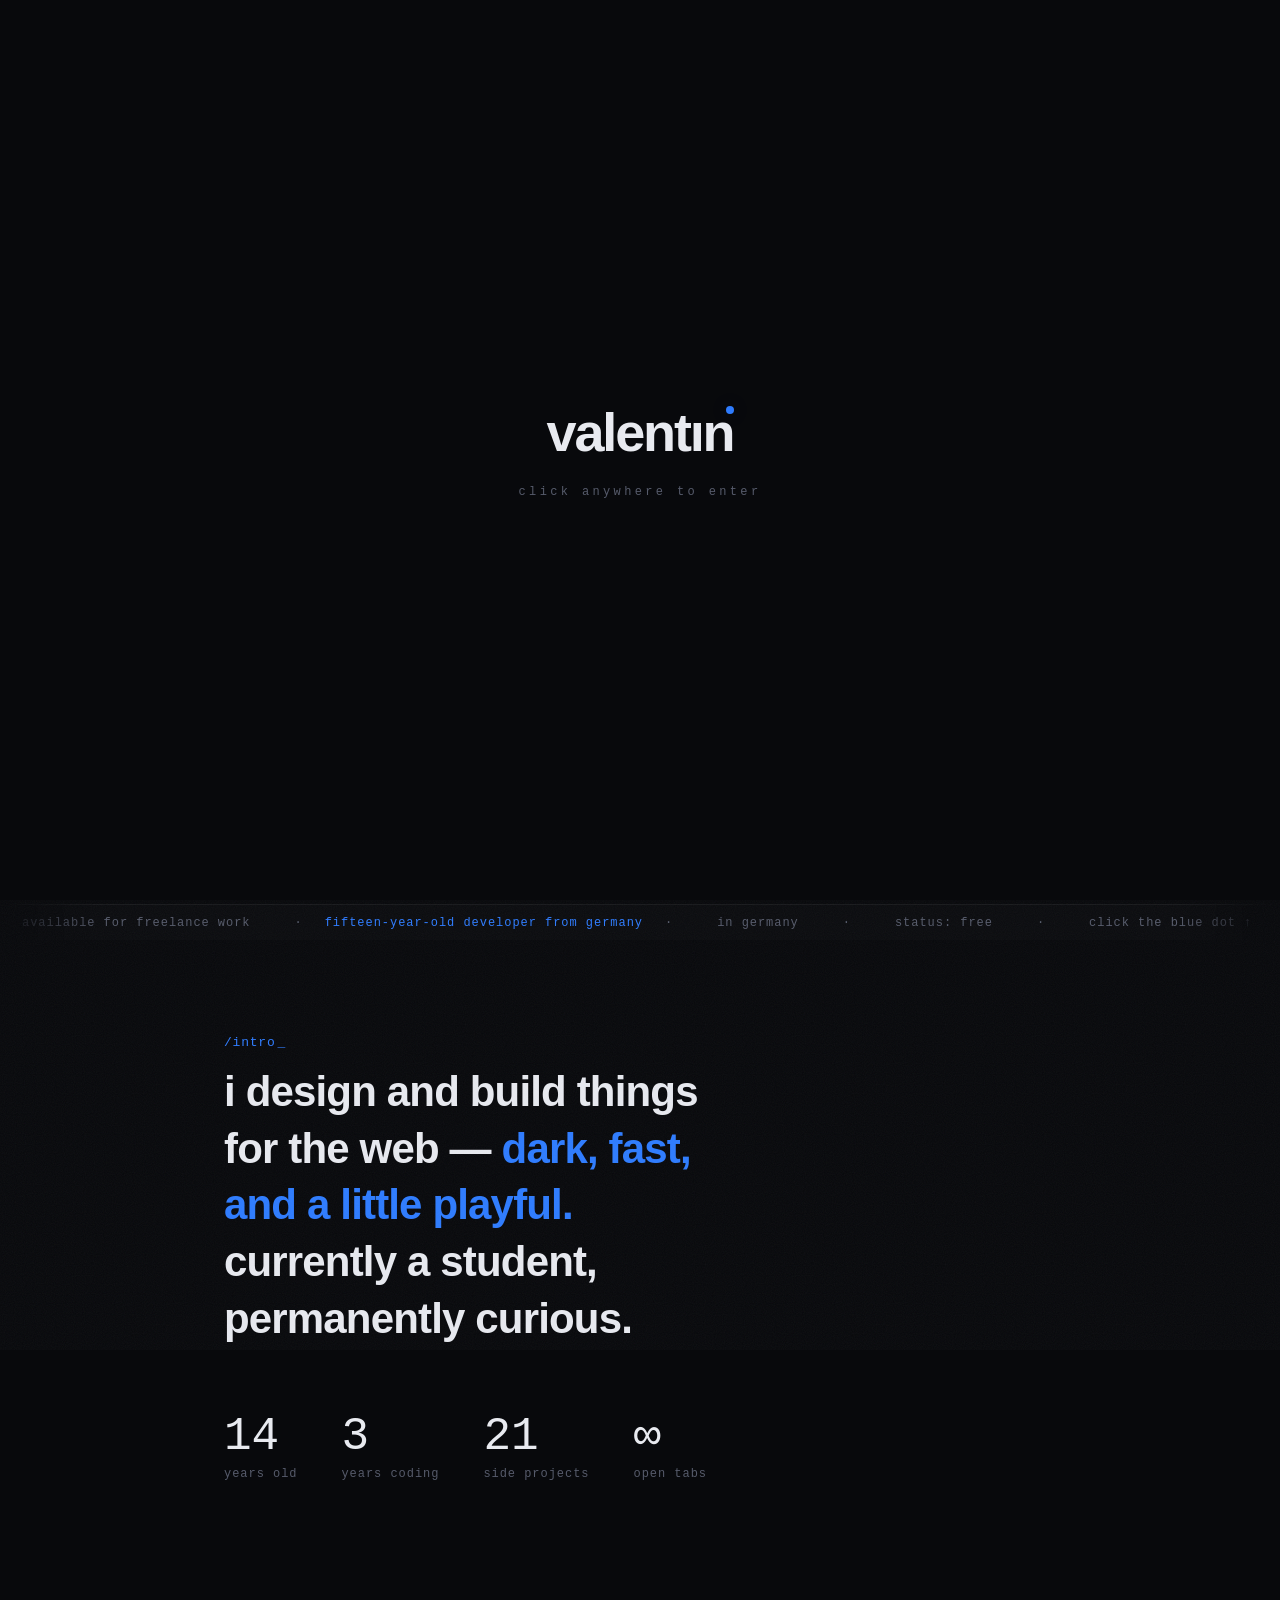
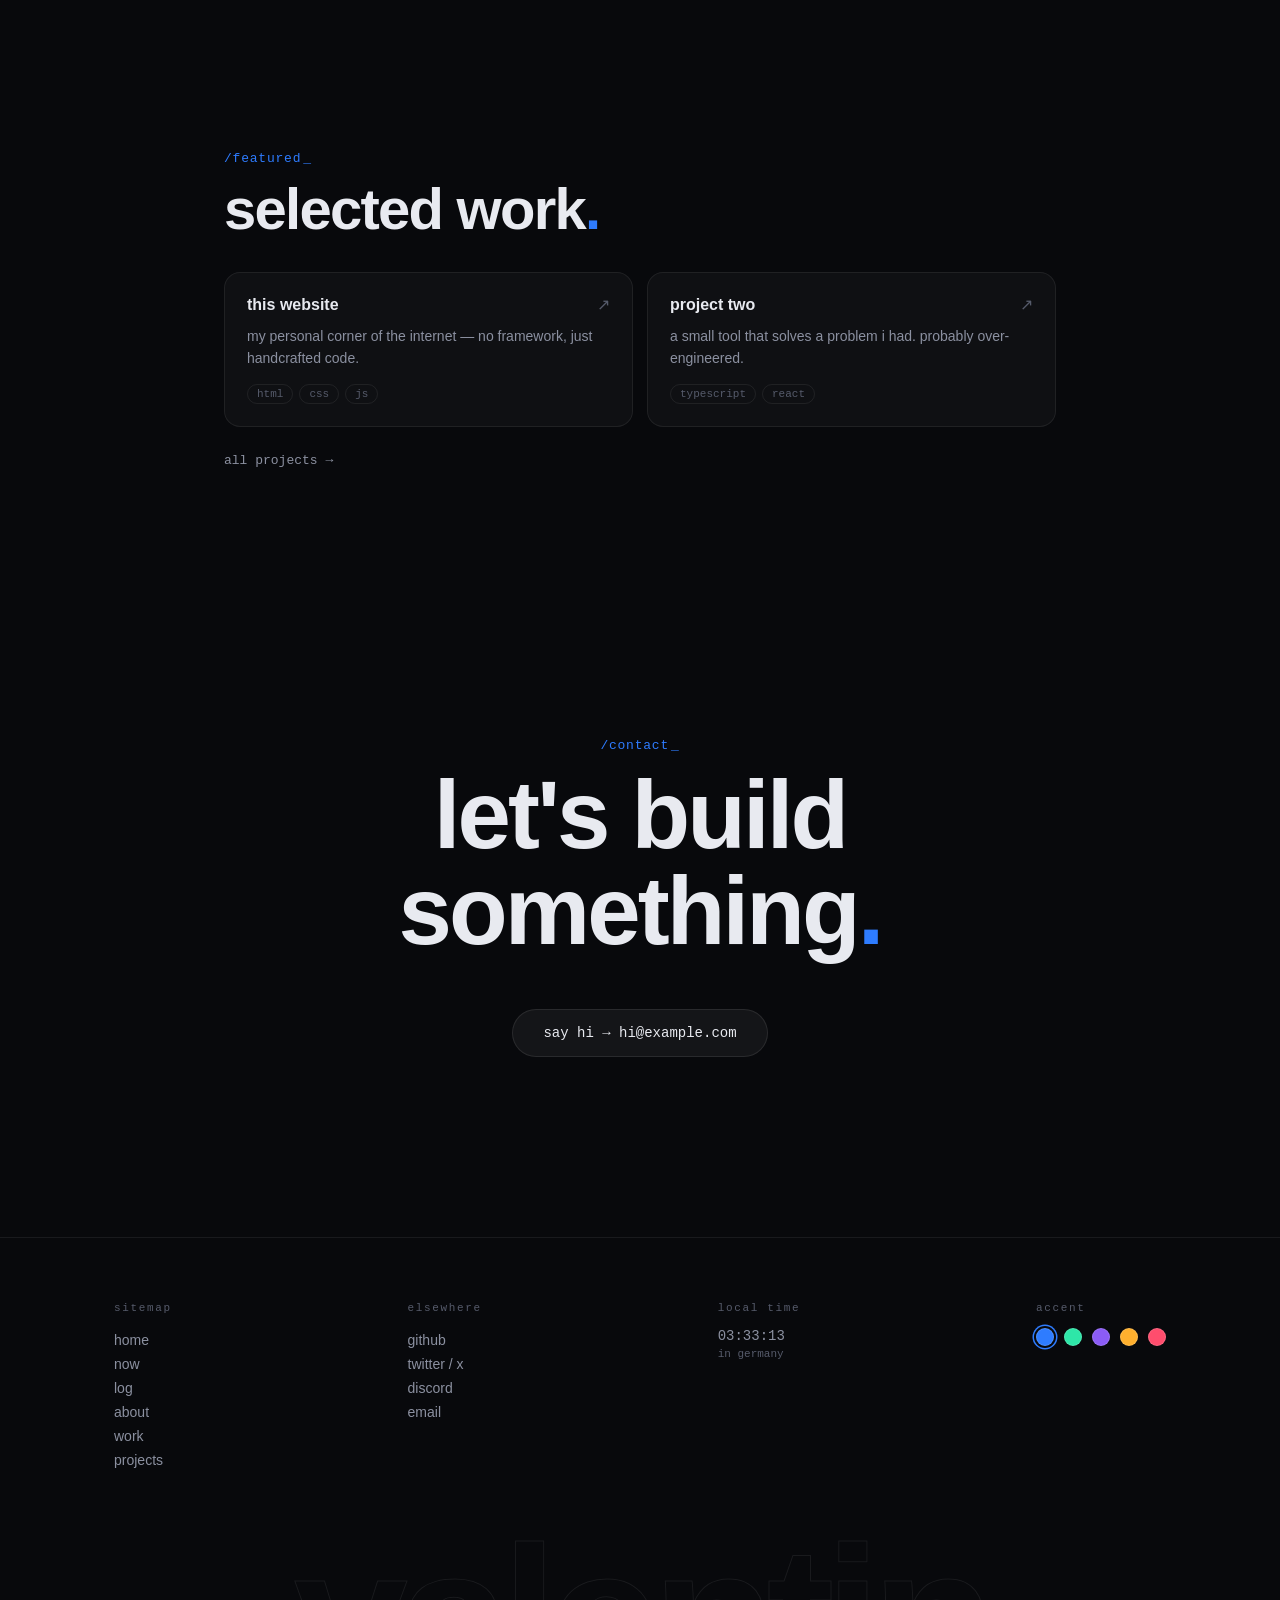
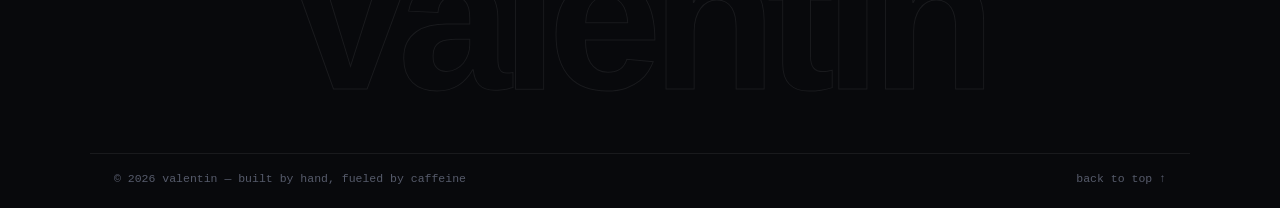
<file: index.html>
<!DOCTYPE html>
<html lang="en">
<head>
<meta charset="UTF-8">
<meta name="viewport" content="width=device-width, initial-scale=1.0">
<title>valentin — developer</title>
<link rel="stylesheet" href="style.css">
</head>
<body class="home" data-page="home">

<div class="glow"></div>
<div class="glow blue"></div>
<div class="stars" id="stars"></div>

<nav id="nav"></nav>

<main>
  <!-- ============ HERO ============ -->
  <section class="hero">
    <h1 class="wordmark" id="wordmark"></h1>
    <p class="tagline" id="tagline"></p>

    <aside class="rail">
      <div class="clock">
        <div class="time"><span id="hm"></span><span class="sec" id="sec"></span></div>
        <div class="loc" id="loc"></div>
      </div>
      <div class="status-line" id="statusLine"></div>
      <div class="mood" id="mood"></div>
    </aside>

    <div class="scroll-hint">scroll<span>↓</span></div>
  </section>

  <!-- ============ INTRO ============ -->
  <section class="home-section">
    <div class="eyebrow">/intro</div>
    <p class="big-line">i design and build things for the web —
      <em>dark, fast, and a little playful.</em>
      currently a student, permanently curious.</p>
    <div class="stats">
      <div><b data-count="15">0</b><span>years old</span></div>
      <div><b data-count="3">0</b><span>years coding</span></div>
      <div><b data-count="23">0</b><span>side projects</span></div>
      <div><b>∞</b><span>open tabs</span></div>
    </div>
  </section>

  <!-- ============ FEATURED ============ -->
  <section class="home-section">
    <div class="eyebrow">/featured</div>
    <h2 class="h2">selected work<span class="end-dot">.</span></h2>
    <div class="grid">
      <a class="card" href="projects.html">
        <div class="head"><h3>this website</h3><span class="arrow">↗</span></div>
        <p>my personal corner of the internet — no framework, just handcrafted code.</p>
        <div class="tags"><span>html</span><span>css</span><span>js</span></div>
      </a>
      <a class="card" href="projects.html">
        <div class="head"><h3>project two</h3><span class="arrow">↗</span></div>
        <p>a small tool that solves a problem i had. probably over-engineered.</p>
        <div class="tags"><span>typescript</span><span>react</span></div>
      </a>
    </div>
    <a class="more-link" href="projects.html">all projects →</a>
  </section>

  <!-- ============ CTA ============ -->
  <section class="home-section cta">
    <div class="eyebrow">/contact</div>
    <h2 class="h2 cta-line">let's build<br>something<span class="end-dot">.</span></h2>
    <a class="cta-btn" href="mailto:hi@example.com">say hi → hi@example.com</a>
  </section>
</main>

<script src="site.js"></script>
</body>
</html>
</file>
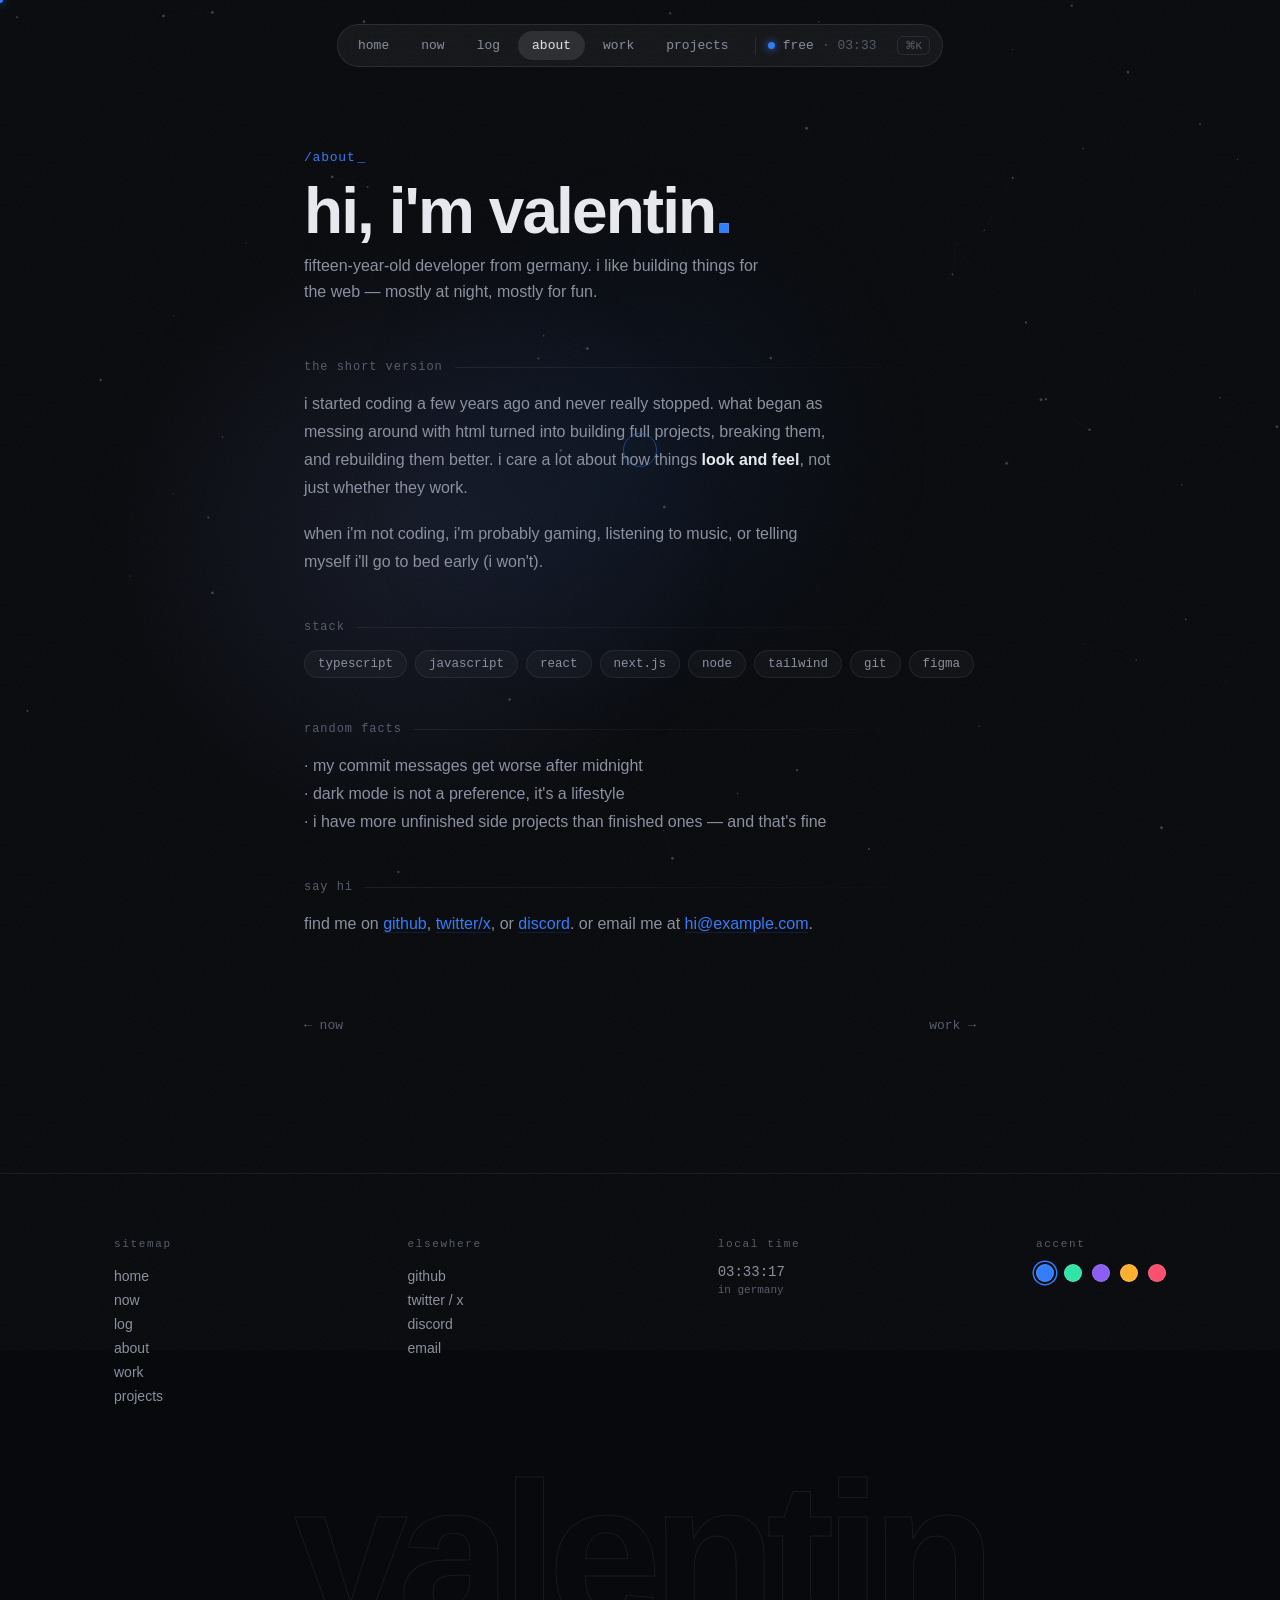
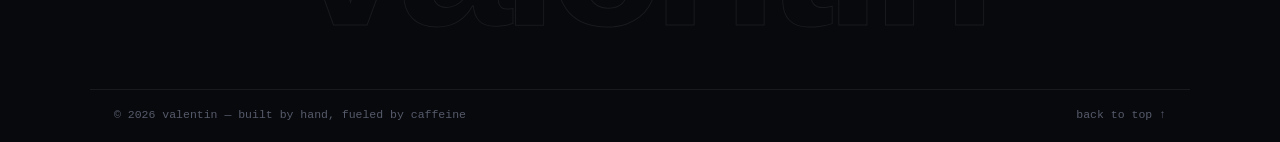
<file: about.html>
<!DOCTYPE html>
<html lang="en">
<head>
<meta charset="UTF-8">
<meta name="viewport" content="width=device-width, initial-scale=1.0">
<title>about — valentin</title>
<link rel="stylesheet" href="style.css">
</head>
<body data-page="about">

<div class="glow"></div>
<div class="stars" id="stars"></div>
<nav id="nav"></nav>

<main class="page">
  <div class="eyebrow">/about</div>
  <h1>hi, i'm valentin<span class="end-dot">.</span></h1>
  <p class="sub">fifteen-year-old developer from germany. i like building things for the web — mostly at night, mostly for fun.</p>

  <div class="section-label">the short version</div>
  <p>i started coding a few years ago and never really stopped. what began as messing around with html turned into building full projects, breaking them, and rebuilding them better. i care a lot about how things <strong>look and feel</strong>, not just whether they work.</p>
  <p>when i'm not coding, i'm probably gaming, listening to music, or telling myself i'll go to bed early (i won't).</p>

  <div class="section-label">stack</div>
  <div class="chips">
    <span>typescript</span>
    <span>javascript</span>
    <span>react</span>
    <span>next.js</span>
    <span>node</span>
    <span>tailwind</span>
    <span>git</span>
    <span>figma</span>
  </div>

  <div class="section-label">random facts</div>
  <p>· my commit messages get worse after midnight<br>
     · dark mode is not a preference, it's a lifestyle<br>
     · i have more unfinished side projects than finished ones — and that's fine</p>

  <div class="section-label">say hi</div>
  <p>find me on <a class="inline" href="#">github</a>, <a class="inline" href="#">twitter/x</a>, or <a class="inline" href="#">discord</a>. or email me at <a class="inline" href="mailto:hi@example.com">hi@example.com</a>.</p>

  <div class="page-foot">
    <a href="now.html">← now</a>
    <a href="work.html">work →</a>
  </div>
</main>

<script src="site.js"></script>
</body>
</html>
</file>
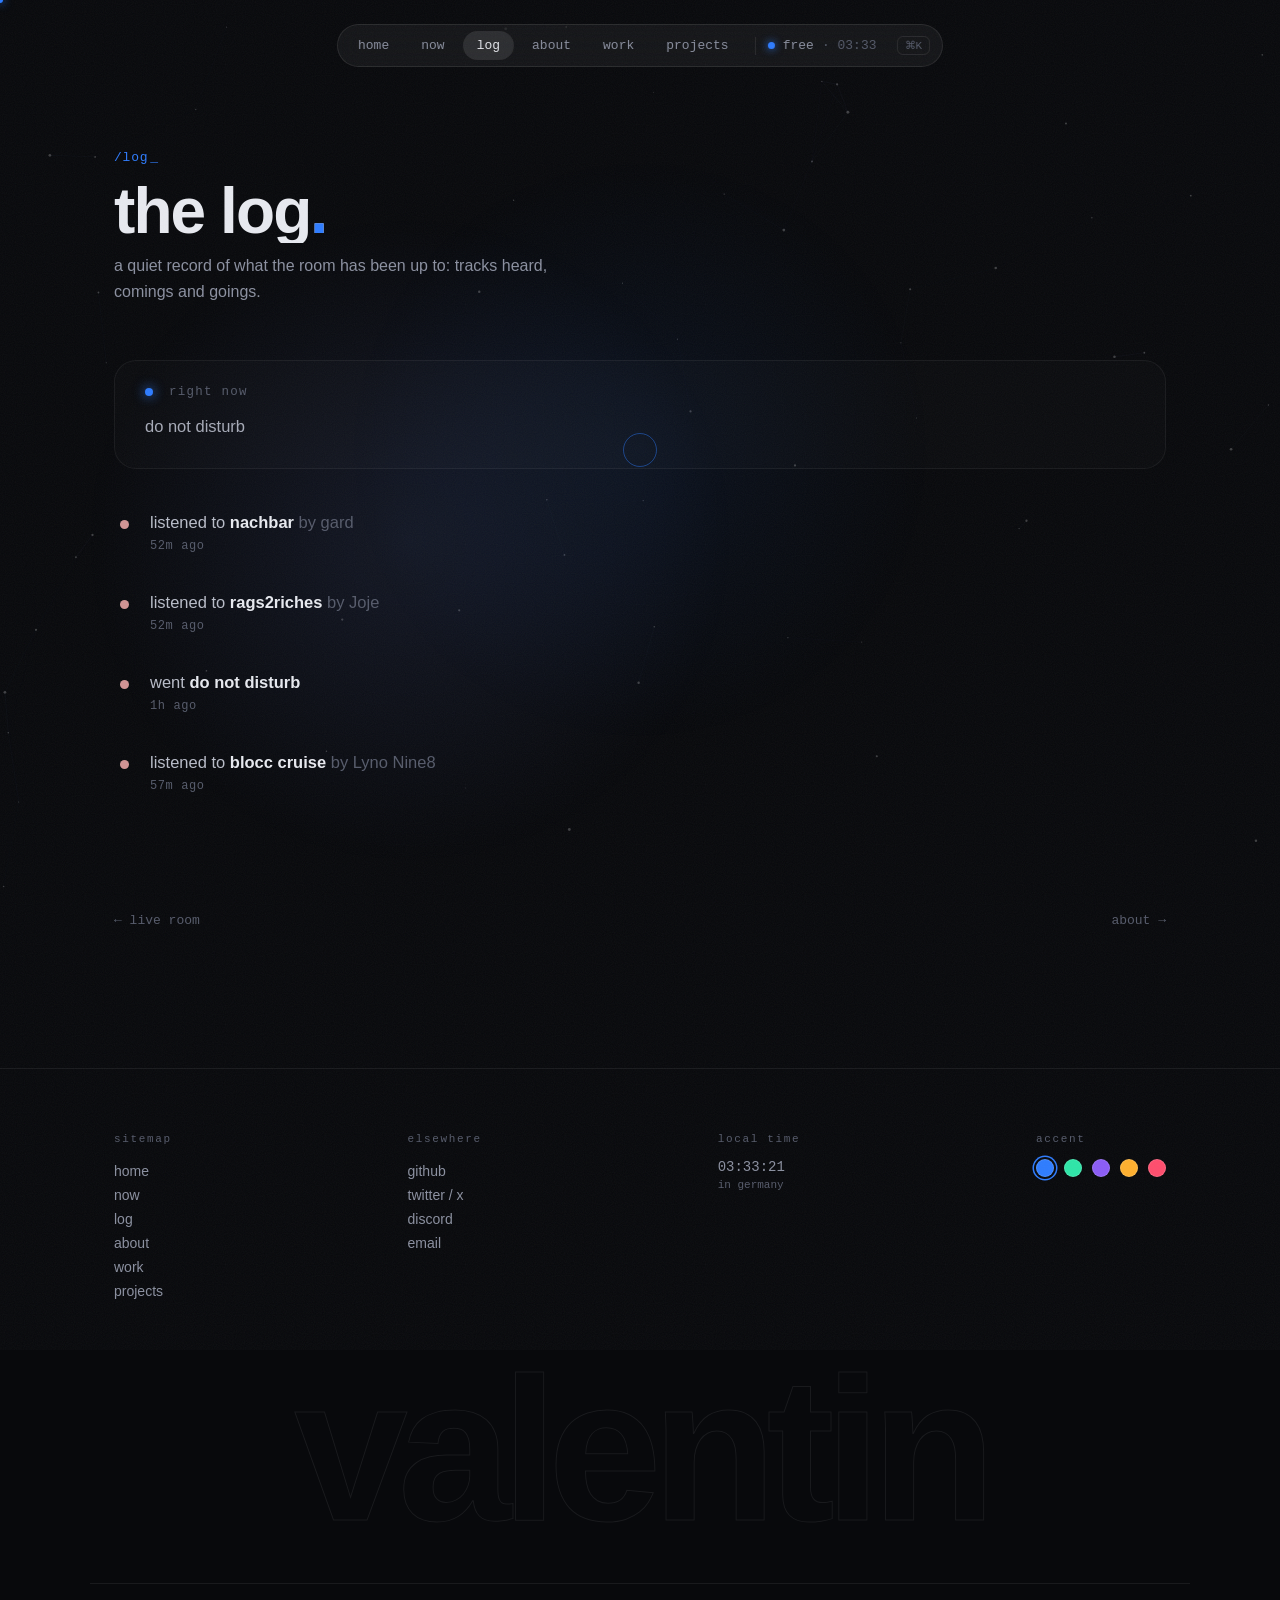
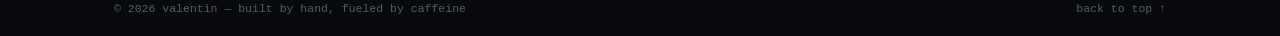
<file: log.html>
<!DOCTYPE html>
<html lang="en">
<head>
<meta charset="UTF-8">
<meta name="viewport" content="width=device-width, initial-scale=1.0">
<title>log — valentin</title>
<link rel="stylesheet" href="style.css">
</head>
<body data-page="log">

<div class="glow"></div>
<div class="stars" id="stars"></div>
<nav id="nav"></nav>

<main class="page page-wide">
  <div class="eyebrow">/log</div>
  <h1>the log<span class="end-dot">.</span></h1>
  <p class="sub">a quiet record of what the room has been up to: tracks heard, comings and goings.</p>

  <div class="bcard rightnow">
    <div class="bhead"><span class="bdot small"></span>right now</div>
    <div class="bsub" id="logNow">do not disturb</div>
  </div>

  <div class="logline" id="logList"></div>

  <div class="page-foot">
    <a href="now.html">← live room</a>
    <a href="about.html">about →</a>
  </div>
</main>

<script src="site.js"></script>
</body>
</html>
</file>
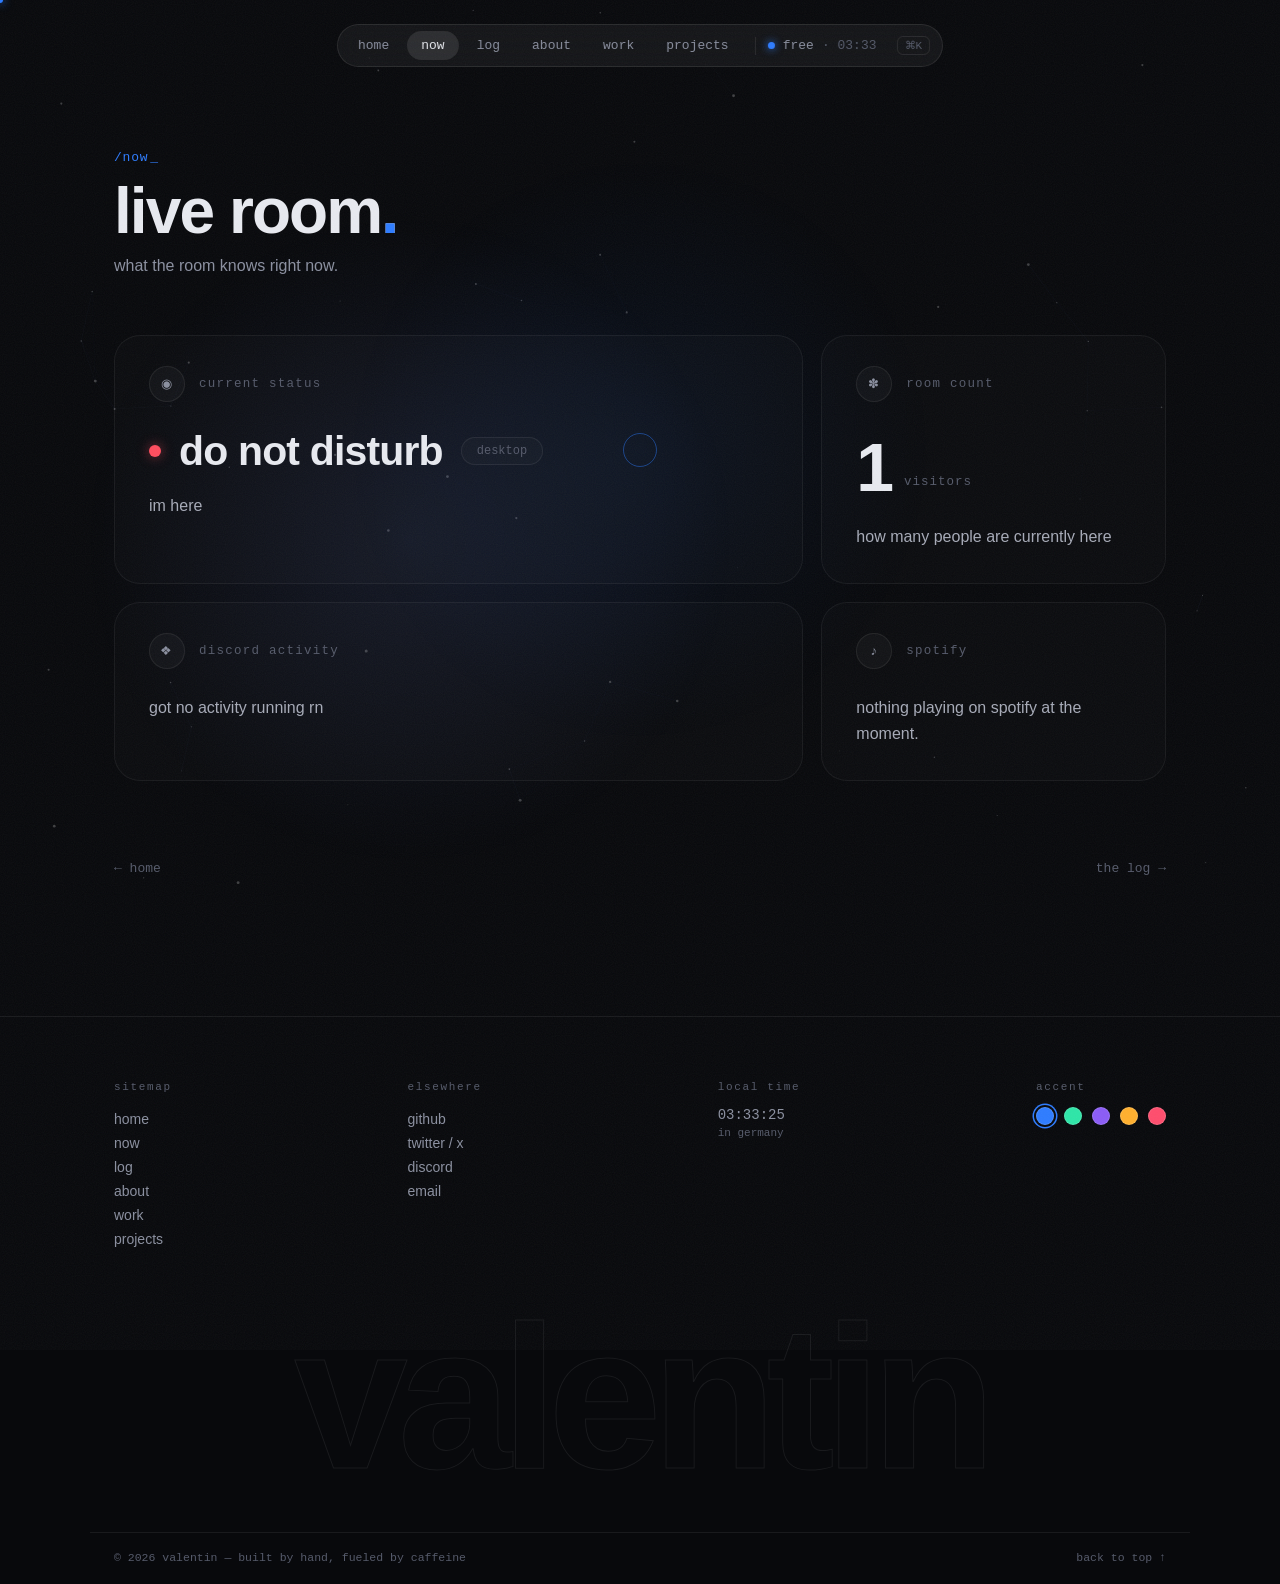
<file: now.html>
<!DOCTYPE html>
<html lang="en">
<head>
<meta charset="UTF-8">
<meta name="viewport" content="width=device-width, initial-scale=1.0">
<title>now — valentin</title>
<link rel="stylesheet" href="style.css">
</head>
<body data-page="now">

<div class="glow"></div>
<div class="stars" id="stars"></div>
<nav id="nav"></nav>

<main class="page page-wide">
  <div class="eyebrow">/now</div>
  <h1>live room<span class="end-dot">.</span></h1>
  <p class="sub">what the room knows right now.</p>

  <div class="bento">
    <div class="bcard span2">
      <div class="bhead"><span class="bicon">◉</span>current status</div>
      <div class="bstatus">
        <span class="bdot" id="lrDot"></span>
        <span class="bbig" id="lrStatus">do not disturb</span>
        <span class="bchip" id="lrDevice">desktop</span>
      </div>
      <div class="bsub" id="lrMessage">im here</div>
    </div>

    <div class="bcard">
      <div class="bhead"><span class="bicon">✽</span>room count</div>
      <div class="bnumber"><b id="lrCount">–</b><span>visitors</span></div>
      <div class="bsub">how many people are currently here</div>
    </div>

    <div class="bcard span2">
      <div class="bhead"><span class="bicon">❖</span>discord activity</div>
      <div class="bsub" id="lrActivity">got no activity running rn</div>
    </div>

    <div class="bcard">
      <div class="bhead"><span class="bicon">♪</span>spotify</div>
      <div class="bsub" id="lrSpotify">nothing playing on spotify at the moment.</div>
    </div>
  </div>

  <div class="page-foot">
    <a href="index.html">← home</a>
    <a href="log.html">the log →</a>
  </div>
</main>

<script src="site.js"></script>
</body>
</html>
</file>
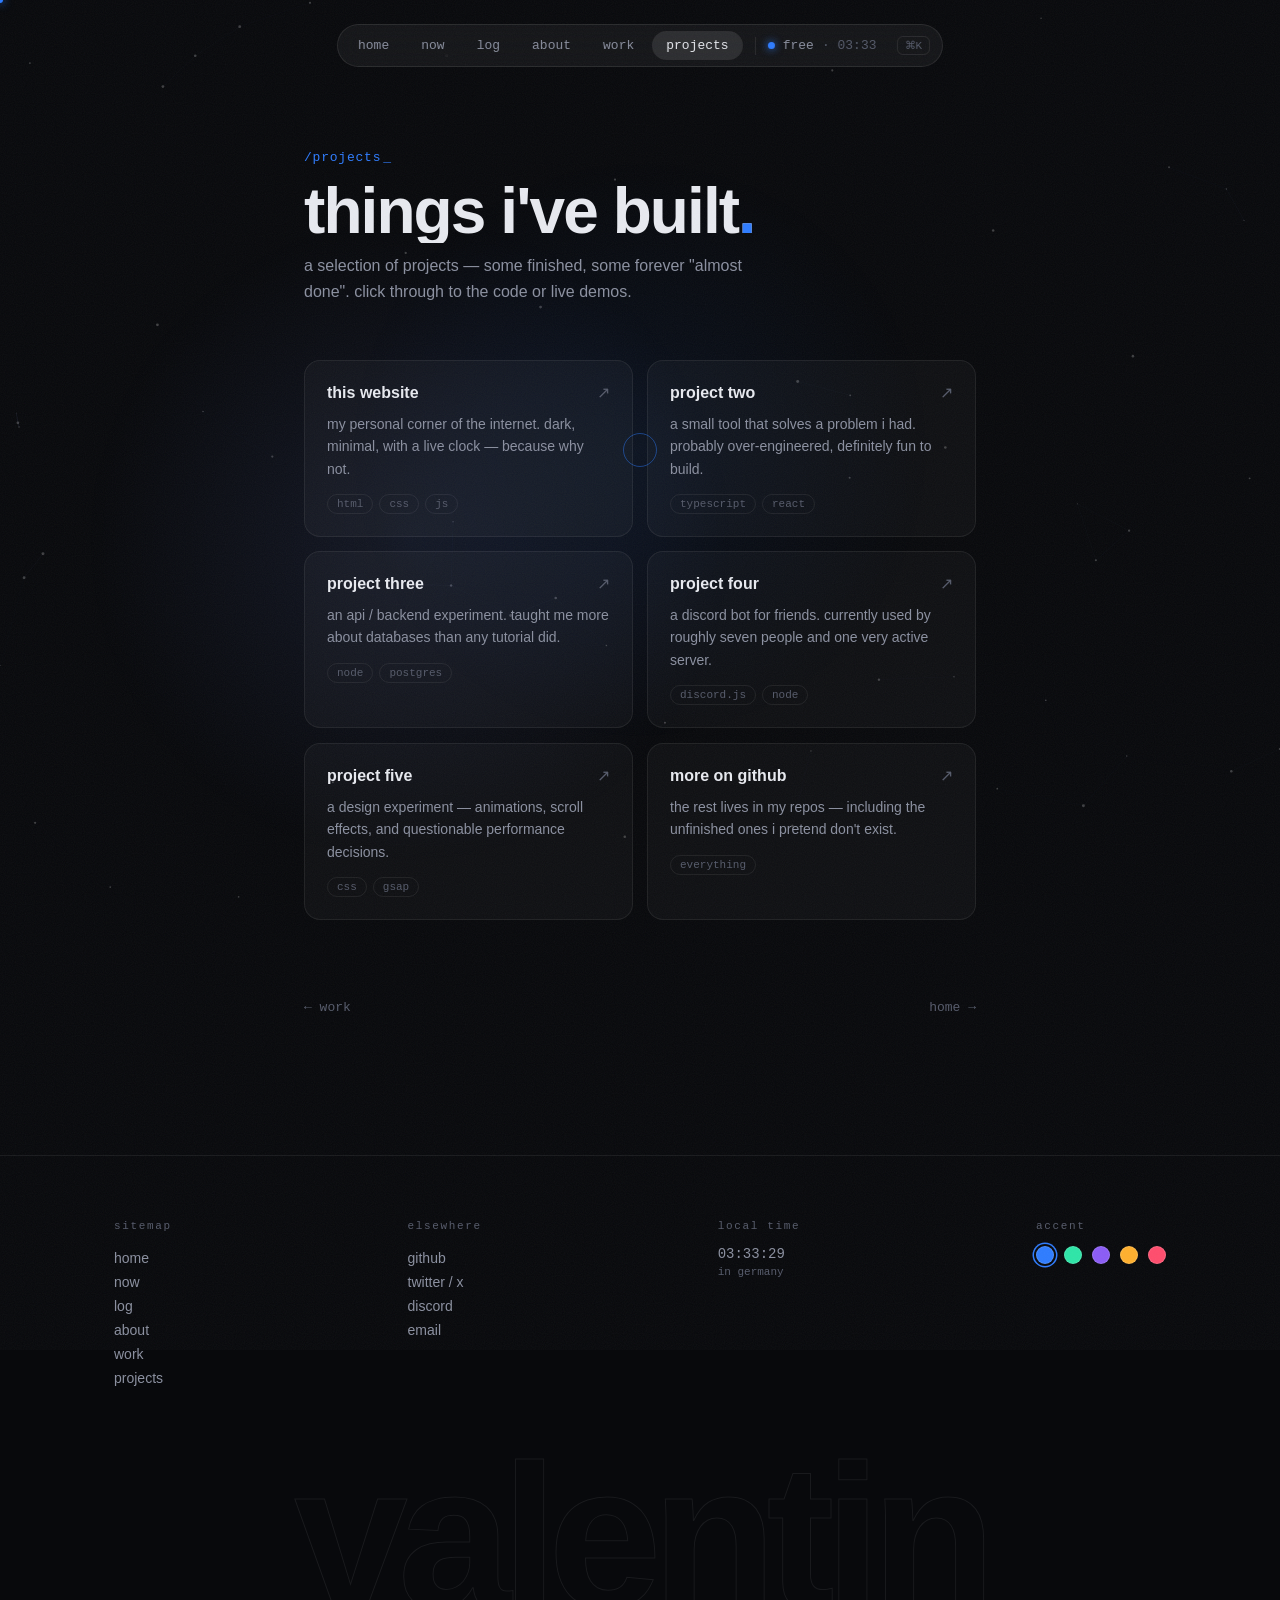
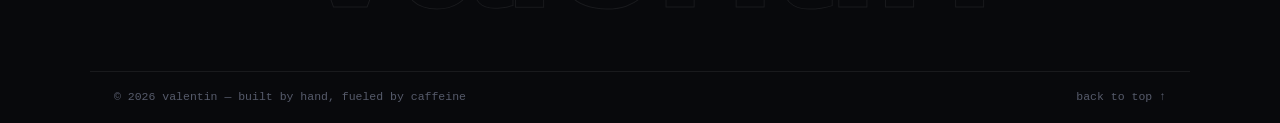
<file: projects.html>
<!DOCTYPE html>
<html lang="en">
<head>
<meta charset="UTF-8">
<meta name="viewport" content="width=device-width, initial-scale=1.0">
<title>projects — valentin</title>
<link rel="stylesheet" href="style.css">
</head>
<body data-page="projects">

<div class="glow"></div>
<div class="stars" id="stars"></div>
<nav id="nav"></nav>

<main class="page">
  <div class="eyebrow">/projects</div>
  <h1>things i've built<span class="end-dot">.</span></h1>
  <p class="sub">a selection of projects — some finished, some forever "almost done". click through to the code or live demos.</p>

  <div class="grid">
    <a class="card" href="#">
      <div class="head"><h3>this website</h3><span class="arrow">↗</span></div>
      <p>my personal corner of the internet. dark, minimal, with a live clock — because why not.</p>
      <div class="tags"><span>html</span><span>css</span><span>js</span></div>
    </a>

    <a class="card" href="#">
      <div class="head"><h3>project two</h3><span class="arrow">↗</span></div>
      <p>a small tool that solves a problem i had. probably over-engineered, definitely fun to build.</p>
      <div class="tags"><span>typescript</span><span>react</span></div>
    </a>

    <a class="card" href="#">
      <div class="head"><h3>project three</h3><span class="arrow">↗</span></div>
      <p>an api / backend experiment. taught me more about databases than any tutorial did.</p>
      <div class="tags"><span>node</span><span>postgres</span></div>
    </a>

    <a class="card" href="#">
      <div class="head"><h3>project four</h3><span class="arrow">↗</span></div>
      <p>a discord bot for friends. currently used by roughly seven people and one very active server.</p>
      <div class="tags"><span>discord.js</span><span>node</span></div>
    </a>

    <a class="card" href="#">
      <div class="head"><h3>project five</h3><span class="arrow">↗</span></div>
      <p>a design experiment — animations, scroll effects, and questionable performance decisions.</p>
      <div class="tags"><span>css</span><span>gsap</span></div>
    </a>

    <a class="card" href="#">
      <div class="head"><h3>more on github</h3><span class="arrow">↗</span></div>
      <p>the rest lives in my repos — including the unfinished ones i pretend don't exist.</p>
      <div class="tags"><span>everything</span></div>
    </a>
  </div>

  <div class="page-foot">
    <a href="work.html">← work</a>
    <a href="index.html">home →</a>
  </div>
</main>

<script src="site.js"></script>
</body>
</html>
</file>
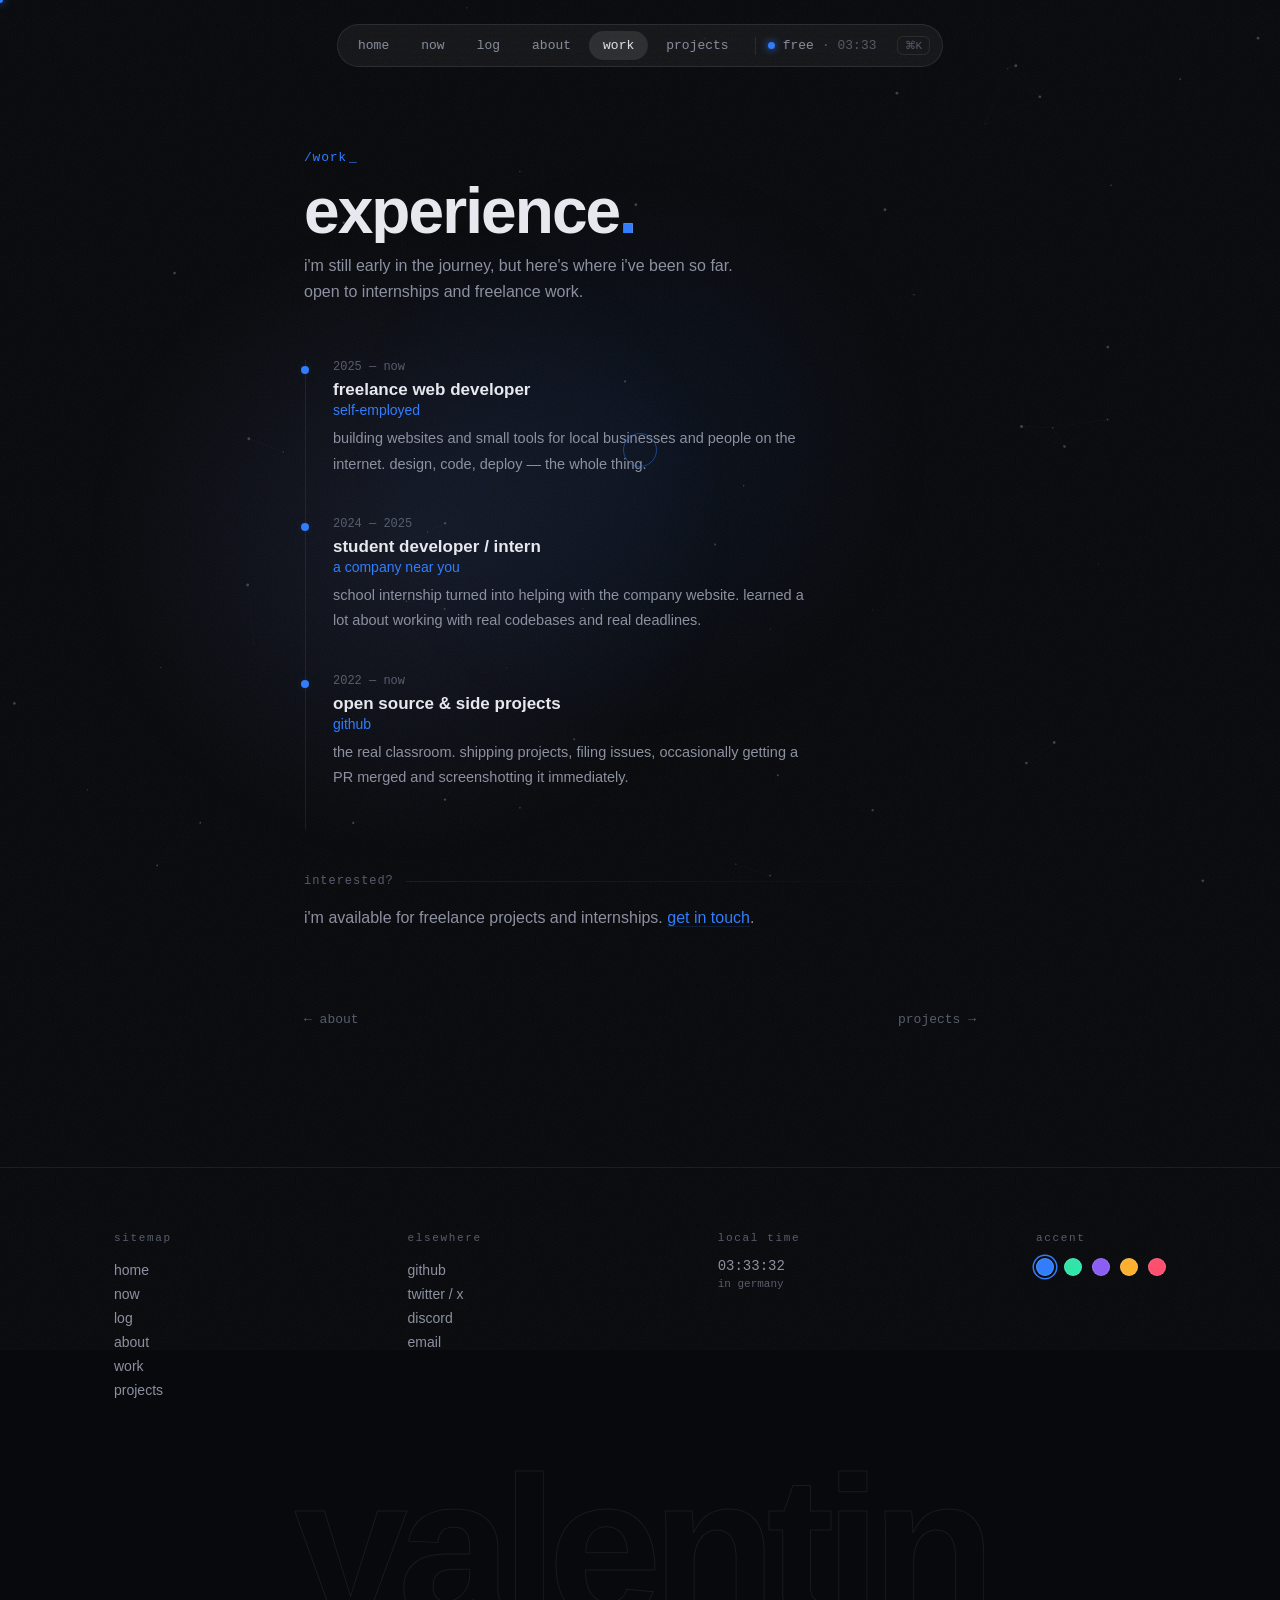
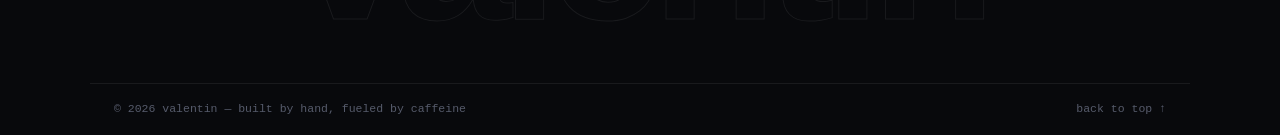
<file: work.html>
<!DOCTYPE html>
<html lang="en">
<head>
<meta charset="UTF-8">
<meta name="viewport" content="width=device-width, initial-scale=1.0">
<title>work — valentin</title>
<link rel="stylesheet" href="style.css">
</head>
<body data-page="work">

<div class="glow"></div>
<div class="stars" id="stars"></div>
<nav id="nav"></nav>

<main class="page">
  <div class="eyebrow">/work</div>
  <h1>experience<span class="end-dot">.</span></h1>
  <p class="sub">i'm still early in the journey, but here's where i've been so far. open to internships and freelance work.</p>

  <div class="job">
    <div class="when">2025 — now</div>
    <h3>freelance web developer</h3>
    <div class="where">self-employed</div>
    <p>building websites and small tools for local businesses and people on the internet. design, code, deploy — the whole thing.</p>
  </div>

  <div class="job">
    <div class="when">2024 — 2025</div>
    <h3>student developer / intern</h3>
    <div class="where">a company near you</div>
    <p>school internship turned into helping with the company website. learned a lot about working with real codebases and real deadlines.</p>
  </div>

  <div class="job">
    <div class="when">2022 — now</div>
    <h3>open source & side projects</h3>
    <div class="where">github</div>
    <p>the real classroom. shipping projects, filing issues, occasionally getting a PR merged and screenshotting it immediately.</p>
  </div>

  <div class="section-label">interested?</div>
  <p>i'm available for freelance projects and internships. <a class="inline" href="mailto:hi@example.com">get in touch</a>.</p>

  <div class="page-foot">
    <a href="about.html">← about</a>
    <a href="projects.html">projects →</a>
  </div>
</main>

<script src="site.js"></script>
</body>
</html>
</file>
<file: style.css>
/* ============================================================
   THEME — tweak colors here (shared by every page)
   ============================================================ */
:root{
  --bg: #08090c;
  --bg-glow: rgba(120,150,255,.10);
  --text: #e8eaf0;
  --text-dim: #8b90a0;
  --text-faint: #565b6b;
  --accent: #2e7cff;
  --accent-soft: rgba(46,124,255,.16);
  --pill-bg: rgba(255,255,255,.05);
  --pill-border: rgba(255,255,255,.09);
  --card-bg: rgba(255,255,255,.03);
  --card-border: rgba(255,255,255,.07);
  --mono: "JetBrains Mono","SF Mono",ui-monospace,Menlo,Consolas,monospace;
  --sans: "Inter","Helvetica Neue",Arial,sans-serif;
}

*{margin:0;padding:0;box-sizing:border-box}
html{height:100%}
body{
  min-height:100%;
  background:var(--bg);
  color:var(--text);
  font-family:var(--sans);
  position:relative;
}
body.home{overflow:hidden;height:100vh}

/* ambient */
.stars{position:fixed;inset:0;pointer-events:none;opacity:.5;z-index:0}
.stars span{position:absolute;width:2px;height:2px;border-radius:50%;background:#fff;opacity:.12;animation:twinkle 6s ease-in-out infinite}
@keyframes twinkle{0%,100%{opacity:.05}50%{opacity:.22}}
.glow{position:fixed;left:32%;top:60%;transform:translate(-50%,-50%);width:min(60vw,900px);height:min(60vw,900px);border-radius:50%;background:radial-gradient(circle,var(--bg-glow) 0%,transparent 60%);pointer-events:none;z-index:0}
.glow.blue{left:70%;top:64%;width:min(40vw,600px);height:min(40vw,600px);background:radial-gradient(circle,var(--accent-soft) 0%,transparent 65%);opacity:.5}

/* ---------- top nav ---------- */
nav{
  position:fixed;top:24px;left:50%;transform:translateX(-50%);
  display:flex;align-items:center;gap:4px;
  background:var(--pill-bg);border:1px solid var(--pill-border);
  backdrop-filter:blur(14px);
  padding:6px;border-radius:999px;
  font-family:var(--mono);font-size:13px;
  z-index:10;
}
nav a{color:var(--text-dim);text-decoration:none;padding:7px 14px;border-radius:999px;transition:color .2s,background .2s;white-space:nowrap}
nav a:hover{color:var(--text)}
nav a.active{color:var(--text);background:rgba(255,255,255,.10)}
nav a:focus-visible{outline:2px solid var(--accent);outline-offset:2px}
.nav-divider{width:1px;height:18px;background:var(--pill-border);margin:0 8px}
.nav-status{display:flex;align-items:center;gap:8px;padding-right:12px;color:var(--text-dim)}
.nav-status .dot{width:7px;height:7px;border-radius:50%;background:var(--accent);box-shadow:0 0 8px var(--accent);animation:pulse 2.2s ease-in-out infinite}
@keyframes pulse{0%,100%{opacity:1}50%{opacity:.35}}
.nav-time{color:var(--text-faint)}

/* ---------- home page ---------- */
.wordmark{position:absolute;left:6vw;bottom:22vh;font-weight:800;letter-spacing:-.045em;line-height:.85;font-size:clamp(72px,17vw,300px);user-select:none;z-index:1}
.wordmark .dot-i{position:relative}
.wordmark .dot-i::after{content:"";position:absolute;top:-.16em;left:50%;transform:translateX(-50%);width:.17em;height:.17em;border-radius:50%;background:var(--accent);box-shadow:0 0 .3em var(--accent-soft);animation:pulse 3s ease-in-out infinite}
.tagline{position:absolute;left:6.5vw;bottom:9vh;color:var(--text-dim);font-size:clamp(15px,1.4vw,20px);letter-spacing:.01em;z-index:1}
.rail{position:absolute;right:5vw;top:38vh;text-align:right;display:flex;flex-direction:column;gap:5.5vh;z-index:1}
.clock{font-family:var(--mono)}
.clock .time{font-size:clamp(22px,2.4vw,34px);letter-spacing:.02em}
.clock .time .sec{color:var(--text-faint)}
.clock .loc{margin-top:6px;font-size:13px;color:var(--text-faint)}
.rail .status-line{color:var(--text-dim);font-size:15px}
.rail .mood{color:var(--text-faint);font-size:15px;line-height:1.55;white-space:pre-line}

/* ---------- sub pages ---------- */
.page{
  position:relative;z-index:1;
  max-width:720px;margin:0 auto;
  padding:150px 24px 100px;
  animation:rise .5s ease both;
}
@keyframes rise{from{opacity:0;transform:translateY(14px)}to{opacity:1;transform:none}}
.eyebrow{font-family:var(--mono);font-size:13px;color:var(--accent);letter-spacing:.06em;margin-bottom:14px}
.page h1{font-weight:800;letter-spacing:-.03em;font-size:clamp(38px,6vw,64px);line-height:1;margin-bottom:10px}
.page h1 .end-dot{color:var(--accent)}
.page .sub{color:var(--text-dim);font-size:16px;margin-bottom:56px;max-width:52ch;line-height:1.6}
.section-label{font-family:var(--mono);font-size:12px;color:var(--text-faint);letter-spacing:.08em;text-transform:lowercase;margin:44px 0 16px}
.page p{color:var(--text-dim);line-height:1.75;margin-bottom:18px;max-width:60ch}
.page strong{color:var(--text);font-weight:600}
.page a.inline{color:var(--accent);text-decoration:none;border-bottom:1px solid var(--accent-soft)}
.page a.inline:hover{border-bottom-color:var(--accent)}

/* now list */
.now-item{display:flex;gap:16px;padding:16px 0;border-bottom:1px solid var(--card-border)}
.now-item:last-child{border-bottom:none}
.now-item .k{font-family:var(--mono);font-size:12px;color:var(--text-faint);width:96px;flex-shrink:0;padding-top:3px}
.now-item .v{color:var(--text-dim);line-height:1.6}
.now-item .v strong{color:var(--text)}
.updated{font-family:var(--mono);font-size:12px;color:var(--text-faint);margin-top:40px}

/* work timeline */
.job{position:relative;padding:0 0 40px 28px;border-left:1px solid var(--card-border)}
.job:last-child{padding-bottom:0}
.job::before{content:"";position:absolute;left:-4.5px;top:6px;width:8px;height:8px;border-radius:50%;background:var(--accent);box-shadow:0 0 10px var(--accent-soft)}
.job .when{font-family:var(--mono);font-size:12px;color:var(--text-faint);margin-bottom:6px}
.job h3{font-size:17px;font-weight:600;margin-bottom:2px}
.job .where{color:var(--accent);font-size:14px;margin-bottom:8px}
.job p{font-size:14.5px;margin-bottom:0}

/* project cards */
.grid{display:grid;grid-template-columns:1fr 1fr;gap:14px}
.card{
  display:block;text-decoration:none;
  background:var(--card-bg);border:1px solid var(--card-border);
  border-radius:16px;padding:22px;
  transition:border-color .2s,transform .2s,background .2s;
}
.card:hover{border-color:var(--accent);transform:translateY(-2px);background:rgba(46,124,255,.05)}
.card:focus-visible{outline:2px solid var(--accent);outline-offset:2px}
.card .head{display:flex;align-items:center;justify-content:space-between;margin-bottom:10px}
.card h3{color:var(--text);font-size:16px;font-weight:600}
.card .arrow{color:var(--text-faint);font-family:var(--mono);transition:color .2s,transform .2s}
.card:hover .arrow{color:var(--accent);transform:translate(2px,-2px)}
.card p{color:var(--text-dim);font-size:14px;line-height:1.6;margin:0 0 14px}
.card .tags{display:flex;flex-wrap:wrap;gap:6px}
.card .tags span{font-family:var(--mono);font-size:11px;color:var(--text-faint);border:1px solid var(--card-border);border-radius:999px;padding:3px 9px}

/* facts / stack chips */
.chips{display:flex;flex-wrap:wrap;gap:8px}
.chips span{font-family:var(--mono);font-size:12.5px;color:var(--text-dim);border:1px solid var(--card-border);background:var(--card-bg);border-radius:999px;padding:6px 13px}

/* footer nav between pages */
.page-foot{display:flex;justify-content:space-between;margin-top:80px;font-family:var(--mono);font-size:13px}
.page-foot a{color:var(--text-faint);text-decoration:none}
.page-foot a:hover{color:var(--accent)}

/* ---------- responsive ---------- */
@media (max-width:760px){
  nav{max-width:94vw;overflow-x:auto;scrollbar-width:none}
  nav::-webkit-scrollbar{display:none}
  .wordmark{left:6vw;bottom:34vh}
  .tagline{bottom:26vh}
  .rail{right:auto;left:6.5vw;top:auto;bottom:6vh;text-align:left;gap:14px}
  .grid{grid-template-columns:1fr}
  .page{padding-top:120px}
}
@media (prefers-reduced-motion:reduce){
  *{animation:none!important;transition:none!important}
}

/* ============================================================
   ANIMATIONS — added layer
   ============================================================ */

/* nav drops in */
nav{animation:navDrop .6s cubic-bezier(.2,.8,.2,1) both}
@keyframes navDrop{from{opacity:0;transform:translate(-50%,-16px)}to{opacity:1;transform:translate(-50%,0)}}

/* wordmark letters rise in, staggered (delay set via JS --d) */
.wordmark span{display:inline-block;animation:letterRise .7s cubic-bezier(.2,.9,.25,1.2) both;animation-delay:var(--d,0s)}
@keyframes letterRise{from{opacity:0;transform:translateY(.35em) rotate(3deg)}to{opacity:1;transform:none}}
.wordmark span:hover{animation:none;transform:translateY(-.06em);transition:transform .25s cubic-bezier(.2,.9,.25,1.4);color:var(--accent)}
.wordmark .dot-i:hover{color:var(--text)}

/* home texts fade up after wordmark */
.tagline{animation:fadeUp .7s ease both;animation-delay:.7s}
.rail > *{animation:fadeUp .7s ease both}
.rail > :nth-child(1){animation-delay:.85s}
.rail > :nth-child(2){animation-delay:1s}
.rail > :nth-child(3){animation-delay:1.15s}
@keyframes fadeUp{from{opacity:0;transform:translateY(14px)}to{opacity:1;transform:none}}

/* breathing glow */
.glow{animation:breathe 9s ease-in-out infinite}
.glow.blue{animation-duration:12s;animation-delay:2s}
@keyframes breathe{0%,100%{transform:translate(-50%,-50%) scale(1)}50%{transform:translate(-50%,-50%) scale(1.12)}}

/* mouse spotlight */
.spotlight{
  position:fixed;inset:0;pointer-events:none;z-index:0;
  background:radial-gradient(420px circle at var(--mx,50%) var(--my,50%),rgba(46,124,255,.07),transparent 70%);
}

/* shooting star */
.shoot{
  position:fixed;width:2px;height:2px;border-radius:50%;
  background:#fff;pointer-events:none;z-index:0;
  box-shadow:0 0 6px 1px rgba(255,255,255,.6);
  animation:shoot 1.1s ease-in forwards;
}
.shoot::after{
  content:"";position:absolute;right:0;top:0;height:1px;width:90px;
  background:linear-gradient(90deg,rgba(255,255,255,.7),transparent);
  transform:translateY(.5px);
}
@keyframes shoot{
  from{opacity:0;transform:translate(0,0)}
  10%{opacity:1}
  to{opacity:0;transform:translate(-260px,140px)}
}

/* scroll reveal for sub pages */
.reveal{opacity:0;transform:translateY(22px);transition:opacity .6s ease,transform .6s cubic-bezier(.2,.8,.2,1);transition-delay:var(--d,0s)}
.reveal.in{opacity:1;transform:none}

/* section labels get a growing line */
.section-label{display:flex;align-items:center;gap:12px}
.section-label::after{content:"";height:1px;flex:1;background:linear-gradient(90deg,var(--card-border),transparent);transform-origin:left;transform:scaleX(0);transition:transform .8s ease .2s}
.reveal.in.section-label::after,.reveal.in .section-label::after{transform:scaleX(1)}
.section-label.in::after{transform:scaleX(1)}

/* project card tilt + shine */
.card{position:relative;overflow:hidden;transform-style:preserve-3d;will-change:transform}
.card::before{
  content:"";position:absolute;inset:0;pointer-events:none;
  background:radial-gradient(300px circle at var(--cx,50%) var(--cy,50%),rgba(46,124,255,.10),transparent 60%);
  opacity:0;transition:opacity .25s;
}
.card:hover::before{opacity:1}

/* timeline dots pulse on reveal */
.job::before{transform:scale(0);transition:transform .5s cubic-bezier(.2,.9,.3,1.6) .15s}
.job.in::before{transform:scale(1)}
.job{border-left-color:transparent;background:linear-gradient(var(--card-border),var(--card-border)) left top / 1px 0 no-repeat;transition:background-size .9s ease .1s}
.job.in{background-size:1px 100%}

/* eyebrow typing caret */
.eyebrow::after{content:"_";color:var(--accent);animation:caret 1.1s steps(1) infinite;margin-left:2px}
@keyframes caret{50%{opacity:0}}

/* chips pop in */
.chips span{transition:border-color .2s,color .2s,transform .2s}
.chips span:hover{border-color:var(--accent);color:var(--text);transform:translateY(-2px)}

/* page fade-out on navigation */
body.leaving main,body.leaving nav{opacity:0;transform:translateY(-8px);transition:opacity .18s ease,transform .18s ease}

@media (prefers-reduced-motion:reduce){
  .spotlight{display:none}
  .reveal{opacity:1;transform:none}
  .job{background-size:1px 100%}
  .job::before{transform:scale(1)}
}

/* ============================================================
   V3 — SIGNATURE LAYER (unique touches)
   ============================================================ */

/* film grain over everything */
.grain{
  position:fixed;inset:-50%;pointer-events:none;z-index:50;opacity:.05;
  background-image:url("data:image/svg+xml,%3Csvg xmlns='http://www.w3.org/2000/svg' width='240' height='240'%3E%3Cfilter id='n'%3E%3CfeTurbulence type='fractalNoise' baseFrequency='0.9' numOctaves='2'/%3E%3C/filter%3E%3Crect width='100%25' height='100%25' filter='url(%23n)'/%3E%3C/svg%3E");
  animation:grainShift 8s steps(10) infinite;
}
@keyframes grainShift{
  0%,100%{transform:translate(0,0)}
  20%{transform:translate(-4%,3%)}
  40%{transform:translate(3%,-4%)}
  60%{transform:translate(-3%,-2%)}
  80%{transform:translate(4%,2%)}
}

/* constellation canvas replaces static stars */
.stars{display:none}
#net{position:fixed;inset:0;z-index:0;pointer-events:none}

/* custom cursor (fine pointers only) */
@media (pointer:fine){
  body.has-cursor, body.has-cursor a, body.has-cursor .card{cursor:none}
  .cursor-dot,.cursor-ring{position:fixed;top:0;left:0;pointer-events:none;z-index:100;border-radius:50%}
  .cursor-dot{width:6px;height:6px;background:var(--accent);box-shadow:0 0 10px var(--accent);transform:translate(-50%,-50%)}
  .cursor-ring{
    width:34px;height:34px;border:1px solid rgba(46,124,255,.45);
    transform:translate(-50%,-50%);
    transition:width .25s,height .25s,border-color .25s,background .25s;
  }
  body.cursor-hover .cursor-ring{width:56px;height:56px;border-color:var(--accent);background:rgba(46,124,255,.08)}
}

/* wordmark: sheen sweep + subtle parallax container */
.wordmark{will-change:transform}
.wordmark .sheen{
  position:absolute;inset:-10% -20%;pointer-events:none;
  background:linear-gradient(115deg,transparent 30%,rgba(255,255,255,.14) 48%,rgba(46,124,255,.18) 52%,transparent 70%);
  transform:translateX(-120%);
  animation:sheen 2.4s ease 1.4s 1 both;
  mix-blend-mode:screen;
}
@keyframes sheen{to{transform:translateX(120%)}}

/* the blue dot is clickable — accent switcher */
.wordmark .dot-i::after{cursor:pointer;pointer-events:auto;transition:transform .25s cubic-bezier(.2,.9,.3,1.6)}
.wordmark .dot-i:hover::after{transform:translateX(-50%) scale(1.3)}

/* marquee strip on home */
.marquee{
  position:absolute;left:0;right:0;bottom:0;z-index:1;
  border-top:1px solid var(--card-border);
  background:rgba(255,255,255,.015);
  overflow:hidden;white-space:nowrap;
  font-family:var(--mono);font-size:12px;letter-spacing:.08em;
  color:var(--text-faint);padding:11px 0;
  -webkit-mask-image:linear-gradient(90deg,transparent,#000 8%,#000 92%,transparent);
          mask-image:linear-gradient(90deg,transparent,#000 8%,#000 92%,transparent);
}
.marquee .track{display:inline-block;animation:marq 28s linear infinite}
.marquee span{margin:0 22px}
.marquee b{color:var(--accent);font-weight:400}
@keyframes marq{to{transform:translateX(-50%)}}
.marquee:hover .track{animation-play-state:paused}

/* scroll progress bar on sub pages */
.progress{
  position:fixed;top:0;left:0;height:2px;width:100%;z-index:60;
  background:linear-gradient(90deg,var(--accent),#7db2ff);
  transform-origin:left;transform:scaleX(0);
  box-shadow:0 0 12px var(--accent-soft);
}

/* sub-page h1: animated gradient ink */
.page h1{
  background:linear-gradient(100deg,var(--text) 0%,var(--text) 55%,#9ec4ff 70%,var(--text) 85%);
  background-size:220% 100%;
  -webkit-background-clip:text;background-clip:text;
  -webkit-text-fill-color:transparent;color:transparent;
  animation:ink 7s ease infinite;
}
@keyframes ink{0%,100%{background-position:0% 0}50%{background-position:100% 0}}
.page h1 .end-dot{-webkit-text-fill-color:var(--accent)}

/* selection */
::selection{background:var(--accent);color:#04060c}

/* accent theme presets (cycled by clicking the blue dot) */
body[data-accent="mint"]{--accent:#2ee6a8;--accent-soft:rgba(46,230,168,.16)}
body[data-accent="violet"]{--accent:#8b5cf6;--accent-soft:rgba(139,92,246,.18)}
body[data-accent="amber"]{--accent:#ffb02e;--accent-soft:rgba(255,176,46,.16)}
body[data-accent="rose"]{--accent:#ff4d6d;--accent-soft:rgba(255,77,109,.16)}

@media (prefers-reduced-motion:reduce){
  .grain,.cursor-dot,.cursor-ring{display:none}
  .marquee .track{animation:none}
  .wordmark .sheen{display:none}
  .page h1{animation:none}
}
@media (max-width:760px){
  .marquee{display:none}
}

/* ============================================================
   V4 — MASSIVE LANDING + UNIQUE DETAILS
   ============================================================ */

/* wordmark goes edge-to-edge; JS auto-fits font-size to ~92vw */
.wordmark{
  left:4vw;right:4vw;bottom:auto;top:50%;
  transform:translateY(-42%);
  white-space:nowrap;
  letter-spacing:-.05em;
  text-align:center;
}
.wordmark span{position:relative}

/* letters flee the cursor */
.wordmark span:not(.sheen){transition:transform .3s cubic-bezier(.2,.9,.3,1.3)}

.tagline{left:auto;right:auto;width:100%;text-align:center;bottom:16vh}

/* corner HUD */
.hud{
  position:fixed;font-family:var(--mono);font-size:11px;
  color:var(--text-faint);letter-spacing:.12em;z-index:5;
  animation:fadeUp .8s ease 1.3s both;
}
.hud.tl{top:28px;left:28px;line-height:1.9}
.hud.tr{top:28px;right:28px;text-align:right;line-height:1.9}
.hud b{color:var(--accent);font-weight:400}
@media (max-width:900px){.hud{display:none}}

/* boot intro overlay (once per session) */
.boot{
  position:fixed;inset:0;z-index:200;background:var(--bg);
  display:flex;align-items:center;justify-content:center;
  font-family:var(--mono);font-size:14px;color:var(--text-dim);
  letter-spacing:.05em;
  transition:opacity .5s ease,visibility .5s;
}
.boot .line{white-space:pre}
.boot .bar{color:var(--accent)}
.boot.done{opacity:0;visibility:hidden}

/* rail slides slightly to make room for centered wordmark */
.rail{top:auto;bottom:16vh;right:5vw;text-align:right;gap:3.2vh}

@media (max-width:760px){
  .wordmark{top:44%}
  .tagline{bottom:30vh}
  .rail{bottom:9vh;left:6.5vw;right:auto;text-align:left}
}

/* ============================================================
   V5 — FULL LANDING PAGE + FOOTER
   ============================================================ */

/* home scrolls now */
body.home{overflow:auto;height:auto}
.hero{position:relative;height:100vh;height:100svh}
.hero .wordmark,.hero .tagline,.hero .rail{position:absolute}
.hero .marquee{position:absolute}

/* scroll hint */
.scroll-hint{
  position:absolute;left:50%;bottom:52px;transform:translateX(-50%);
  font-family:var(--mono);font-size:11px;letter-spacing:.25em;
  color:var(--text-faint);display:flex;align-items:center;gap:10px;
  animation:fadeUp .8s ease 1.6s both;z-index:2;
}
.scroll-hint span{display:inline-block;animation:bob 1.8s ease-in-out infinite;color:var(--accent)}
@keyframes bob{0%,100%{transform:translateY(0)}50%{transform:translateY(5px)}}

/* home sections */
.home-section{
  position:relative;z-index:1;
  max-width:880px;margin:0 auto;
  padding:15vh 24px;
}
.h2{font-weight:800;letter-spacing:-.03em;font-size:clamp(34px,5.4vw,58px);line-height:1;margin-bottom:34px}
.h2 .end-dot{color:var(--accent)}
.big-line{
  font-size:clamp(24px,3.6vw,42px);font-weight:600;letter-spacing:-.02em;
  line-height:1.35;color:var(--text);max-width:22ch;
}
.big-line em{font-style:normal;color:var(--accent)}

/* stats row with counters */
.stats{display:flex;flex-wrap:wrap;gap:44px;margin-top:64px}
.stats b{
  display:block;font-family:var(--mono);font-weight:400;
  font-size:clamp(30px,4vw,46px);color:var(--text);
}
.stats span{font-family:var(--mono);font-size:12px;color:var(--text-faint);letter-spacing:.08em}

.more-link{
  display:inline-block;margin-top:26px;
  font-family:var(--mono);font-size:13px;color:var(--text-dim);text-decoration:none;
  transition:color .2s,transform .2s;
}
.more-link:hover{color:var(--accent);transform:translateX(4px)}

/* CTA */
.cta{text-align:center;padding-bottom:20vh}
.cta .eyebrow{justify-content:center;display:flex}
.cta-line{font-size:clamp(44px,8vw,96px)}
.cta-btn{
  display:inline-block;margin-top:16px;
  font-family:var(--mono);font-size:14px;color:var(--text);
  text-decoration:none;padding:15px 30px;border-radius:999px;
  border:1px solid var(--pill-border);background:var(--pill-bg);
  transition:border-color .25s,box-shadow .25s,transform .25s;
}
.cta-btn:hover{border-color:var(--accent);box-shadow:0 0 34px var(--accent-soft);transform:translateY(-2px)}

/* ============ FOOTER (injected on every page) ============ */
footer{
  position:relative;z-index:1;
  border-top:1px solid var(--card-border);
  margin-top:60px;overflow:hidden;
}
.foot-inner{max-width:1100px;margin:0 auto;padding:64px 24px 40px}
.foot-grid{display:flex;flex-wrap:wrap;gap:48px;justify-content:space-between}
.foot-col h4{font-family:var(--mono);font-size:11px;font-weight:400;color:var(--text-faint);letter-spacing:.15em;margin-bottom:14px}
.foot-col a{display:block;color:var(--text-dim);text-decoration:none;font-size:14px;padding:4px 0;transition:color .2s,transform .2s}
.foot-col a:hover{color:var(--accent);transform:translateX(3px)}
.foot-col .ftime{font-family:var(--mono);font-size:14px;color:var(--text-dim)}
.foot-col .ftime small{display:block;color:var(--text-faint);font-size:11px;margin-top:4px}

/* accent swatches in footer */
.swatches{display:flex;gap:10px;margin-top:10px}
.swatches button{
  width:18px;height:18px;border-radius:50%;border:1px solid rgba(255,255,255,.15);
  cursor:pointer;transition:transform .2s,box-shadow .2s;
}
.swatches button:hover{transform:scale(1.25)}
.swatches button.on{box-shadow:0 0 0 2px var(--bg),0 0 0 3.5px var(--accent)}

/* giant ghost name */
.foot-ghost{
  font-weight:800;letter-spacing:-.05em;line-height:.8;
  font-size:clamp(80px,16vw,260px);
  text-align:center;user-select:none;white-space:nowrap;
  color:transparent;-webkit-text-stroke:1px rgba(255,255,255,.07);
  margin-top:56px;transform:translateY(18%);
  transition:-webkit-text-stroke-color .4s;
}
.foot-ghost:hover{-webkit-text-stroke-color:var(--accent-soft)}

.foot-base{
  display:flex;justify-content:space-between;align-items:center;gap:20px;
  font-family:var(--mono);font-size:11.5px;color:var(--text-faint);
  border-top:1px solid var(--card-border);
  max-width:1100px;margin:0 auto;padding:18px 24px;
}
.foot-base a{color:var(--text-faint);text-decoration:none}
.foot-base a:hover{color:var(--accent)}
.to-top{cursor:pointer}

@media (max-width:760px){
  .home-section{padding:12vh 24px}
  .stats{gap:28px}
  .foot-ghost{font-size:22vw}
}

/* ============================================================
   V6 — CINEMATIC + COMMAND PALETTE
   ============================================================ */

/* nav hides on scroll down, returns on scroll up */
nav{transition:transform .45s cubic-bezier(.2,.8,.2,1),opacity .45s ease}
nav.hidden{transform:translate(-50%,-160%);opacity:0}

/* ⌘K hint in nav */
.nav-kbd{
  font-family:var(--mono);font-size:11px;color:var(--text-faint);
  border:1px solid var(--pill-border);border-radius:6px;
  padding:2px 7px;margin-left:4px;margin-right:6px;cursor:pointer;
  transition:color .2s,border-color .2s;
}
.nav-kbd:hover{color:var(--accent);border-color:var(--accent)}

/* ---------- command palette ---------- */
.palette{
  position:fixed;inset:0;z-index:300;display:none;
  align-items:flex-start;justify-content:center;padding-top:18vh;
  background:rgba(4,5,8,.55);backdrop-filter:blur(10px);
}
.palette.open{display:flex;animation:palFade .18s ease}
@keyframes palFade{from{opacity:0}to{opacity:1}}
.pal-box{
  width:min(560px,92vw);
  background:rgba(16,18,24,.92);
  border:1px solid var(--pill-border);
  border-radius:18px;overflow:hidden;
  box-shadow:0 30px 80px rgba(0,0,0,.6),0 0 60px var(--accent-soft);
  animation:palPop .22s cubic-bezier(.2,.9,.3,1.3);
}
@keyframes palPop{from{transform:translateY(10px) scale(.98);opacity:0}to{transform:none;opacity:1}}
.pal-box input{
  width:100%;background:none;border:none;outline:none;
  font-family:var(--mono);font-size:15px;color:var(--text);
  padding:18px 20px;border-bottom:1px solid var(--card-border);
}
.pal-box input::placeholder{color:var(--text-faint)}
.pal-list{max-height:320px;overflow-y:auto;padding:8px}
.pal-item{
  display:flex;align-items:center;justify-content:space-between;gap:14px;
  padding:11px 14px;border-radius:10px;cursor:pointer;
  color:var(--text-dim);font-size:14px;
}
.pal-item .k{font-family:var(--mono);font-size:11px;color:var(--text-faint)}
.pal-item.sel{background:var(--accent-soft);color:var(--text)}
.pal-item.sel .k{color:var(--accent)}
.pal-empty{padding:22px;text-align:center;font-family:var(--mono);font-size:13px;color:var(--text-faint)}
.pal-hint{
  display:flex;gap:16px;justify-content:flex-end;
  font-family:var(--mono);font-size:10.5px;color:var(--text-faint);
  padding:10px 16px;border-top:1px solid var(--card-border);
}

/* scroll-driven parallax speeds */
[data-speed]{will-change:transform}

@media (max-width:760px){.nav-kbd{display:none}}

/* ============================================================
   V6.1 — LAYOUT FIXES (hero / footer / dot)
   ============================================================ */

/* HERO: clear zones — wordmark centered, tagline directly under it,
   clock back to the upper right, no overlaps */
.hero .wordmark{top:46%;transform:translateY(-50%)}
.hero .tagline{bottom:auto;top:66%;left:0;right:0;text-align:center}
.hero .rail{top:20vh;bottom:auto;right:5vw;text-align:right;gap:3vh}
.scroll-hint{bottom:74px}

/* DOT: sits cleanly as the tittle, never clipped */
.wordmark{overflow:visible}
.wordmark .dot-i::after{top:-.13em;width:.16em;height:.16em}

/* FOOTER: ghost name stays inside its box and clear of the base bar */
.foot-ghost{
  transform:none;margin-top:44px;margin-bottom:-8px;
  max-width:100%;overflow:hidden;line-height:1;
}
footer{margin-top:0}
.page ~ footer, body[data-page]:not([data-page="home"]) footer{margin-top:40px}

@media (max-width:760px){
  .hero .wordmark{top:42%}
  .hero .tagline{top:auto;bottom:32vh}
  .hero .rail{top:auto;bottom:12vh;left:6.5vw;right:auto;text-align:left}
}

/* ============================================================
   V7 — LIVE ROOM + LOG
   ============================================================ */
.page-wide{max-width:1100px}

/* bento grid */
.bento{display:grid;grid-template-columns:2fr 1fr;gap:16px;margin-top:10px}
.bcard{
  background:var(--card-bg);border:1px solid var(--card-border);
  border-radius:20px;padding:26px 28px;
  transition:border-color .25s;
}
.bcard:hover{border-color:rgba(255,255,255,.14)}
.bcard.span2{grid-column:auto}
.bhead{
  display:flex;align-items:center;gap:12px;
  font-family:var(--mono);font-size:12.5px;color:var(--text-faint);
  letter-spacing:.08em;margin-bottom:22px;
}
.bicon{
  width:32px;height:32px;border-radius:50%;
  display:inline-flex;align-items:center;justify-content:center;
  border:1px solid var(--card-border);color:var(--text-dim);font-size:13px;
}
.bstatus{display:flex;align-items:center;gap:16px;flex-wrap:wrap}
.bdot{width:12px;height:12px;border-radius:50%;background:var(--accent);box-shadow:0 0 12px var(--accent);animation:pulse 2.4s ease-in-out infinite}
.bdot.small{width:8px;height:8px;margin-right:2px}
.bdot.offline{background:#5a5f6e;box-shadow:none;animation:none}
.bdot.idle{background:#ffb02e;box-shadow:0 0 12px rgba(255,176,46,.5)}
.bdot.dnd{background:#ff4d5e;box-shadow:0 0 12px rgba(255,77,94,.5)}
.bdot.online{background:#2ee6a8;box-shadow:0 0 12px rgba(46,230,168,.5)}
.bbig{font-size:clamp(26px,3vw,40px);font-weight:700;letter-spacing:-.02em}
.bchip{
  font-family:var(--mono);font-size:12px;color:var(--text-dim);
  border:1px solid var(--card-border);border-radius:999px;padding:5px 13px;
}
.bsub{color:var(--text-dim);font-size:15px;line-height:1.6;margin-top:14px}
.bnumber b{font-size:clamp(40px,5vw,64px);font-weight:700;letter-spacing:-.03em;margin-right:12px}
.bnumber span{font-family:var(--mono);font-size:12.5px;color:var(--text-faint);letter-spacing:.08em}

/* log page */
.rightnow{margin-bottom:34px}
.rightnow .bhead{margin-bottom:12px}
.logline{position:relative;padding-left:6px}
.log-item{
  position:relative;padding:0 0 34px 26px;
  border-left:1px solid var(--card-border);
}
.log-item:last-child{border-left-color:transparent}
.log-item::before{
  content:"";position:absolute;left:-4.5px;top:5px;
  width:8px;height:8px;border-radius:50%;
  background:var(--accent);opacity:.65;box-shadow:0 0 8px var(--accent-soft);
}
.log-item .what{color:var(--text-dim);font-size:15.5px}
.log-item .what b{color:var(--text);font-weight:600}
.log-item .what i{font-style:normal;color:var(--text-faint)}
.log-item .when{font-family:var(--mono);font-size:12px;color:var(--text-faint);margin-top:5px}

@media (max-width:820px){
  .bento{grid-template-columns:1fr}
}

/* ============================================================
   V7.1 — BOXES EXACTLY LIKE THE REFERENCE
   ============================================================ */
.bcard{
  background:rgba(255,255,255,.015);
  border:1px solid rgba(255,255,255,.055);
  border-radius:26px;
  padding:30px 34px 34px;
}
.bcard:hover{border-color:rgba(255,255,255,.055)}   /* no hover glow — calm like the reference */
.bhead{gap:14px;margin-bottom:26px;letter-spacing:.1em}
.bicon{width:36px;height:36px;background:rgba(255,255,255,.03);border-color:rgba(255,255,255,.07)}
.bstatus{gap:18px}
.bbig{font-size:clamp(28px,3.2vw,44px)}
.bchip{background:rgba(255,255,255,.02);padding:6px 15px;color:var(--text-faint)}
.bsub{color:#a7abb8;font-size:16px;margin-top:18px}
.bnumber{margin:2px 0 4px}
.bnumber b{font-size:clamp(44px,5.5vw,68px)}
.bnumber span{position:relative;top:-6px}
.bento{gap:18px}

/* status dot defaults to red dnd like the reference */
#lrDot{background:#ff4d5e;box-shadow:0 0 12px rgba(255,77,94,.5)}

/* log: no vertical line — just soft dots, like the screenshot */
.log-item{border-left:none;padding:0 0 40px 30px}
.log-item::before{
  left:0;top:7px;width:9px;height:9px;
  background:#e8a3a3;opacity:.9;box-shadow:none;
}
.log-item .what{font-size:16.5px;color:#b9bdc9}
.log-item .what b{font-weight:600}
.log-item .when{margin-top:7px;letter-spacing:.05em}
.rightnow{border-radius:22px;padding:24px 30px 28px;margin-bottom:44px}
.rightnow .bhead{margin-bottom:14px}
.rightnow .bsub{margin-top:0;font-size:16.5px}

/* ============================================================
   V8 — ENTRY GATE + CHOREOGRAPHED REVEAL (catchii-style)
   ============================================================ */
.enter{
  position:fixed;inset:0;z-index:400;
  background:var(--bg);
  display:flex;flex-direction:column;align-items:center;justify-content:center;gap:22px;
  cursor:pointer;user-select:none;
  transition:opacity .7s ease .15s,visibility .7s .15s;
}
.enter-name{
  position:relative;
  font-weight:800;letter-spacing:-.04em;
  font-size:clamp(34px,5vw,54px);color:var(--text);
  animation:enterBreathe 3.5s ease-in-out infinite;
  transition:transform .8s cubic-bezier(.6,0,.3,1),opacity .6s ease,filter .8s ease;
}
.enter-dot{
  position:absolute;top:.09em;right:-.02em;
  width:.15em;height:.15em;border-radius:50%;
  background:var(--accent);box-shadow:0 0 .4em var(--accent-soft);
  animation:pulse 2.4s ease-in-out infinite;
}
@keyframes enterBreathe{0%,100%{transform:scale(1)}50%{transform:scale(1.025)}}
.enter-hint{
  font-family:var(--mono);font-size:12px;letter-spacing:.28em;
  color:var(--text-faint);text-transform:lowercase;
  animation:hintPulse 2.2s ease-in-out infinite;
  transition:opacity .3s ease;
}
@keyframes hintPulse{0%,100%{opacity:.45}50%{opacity:1}}

/* leaving the gate: name blooms outward, hint drops, screen fades */
.enter.out{opacity:0;visibility:hidden}
.enter.out .enter-name{transform:scale(2.4);opacity:0;filter:blur(14px);animation:none}
.enter.out .enter-hint{opacity:0}

/* hold every hero animation until entered, then run the choreography */
body.pre .wordmark span,
body.pre .wordmark .sheen,
body.pre .tagline,
body.pre .rail > *,
body.pre nav,
body.pre .hud,
body.pre .scroll-hint,
body.pre .marquee .track{animation-play-state:paused!important}
body.pre{overflow:hidden}

/* marquee slides up only after entering */
.marquee{transform:translateY(110%);transition:transform .8s cubic-bezier(.2,.8,.2,1) 1.2s}
body.entered .marquee, body:not(.pre):not(.entered) .marquee{transform:none}
</file>
